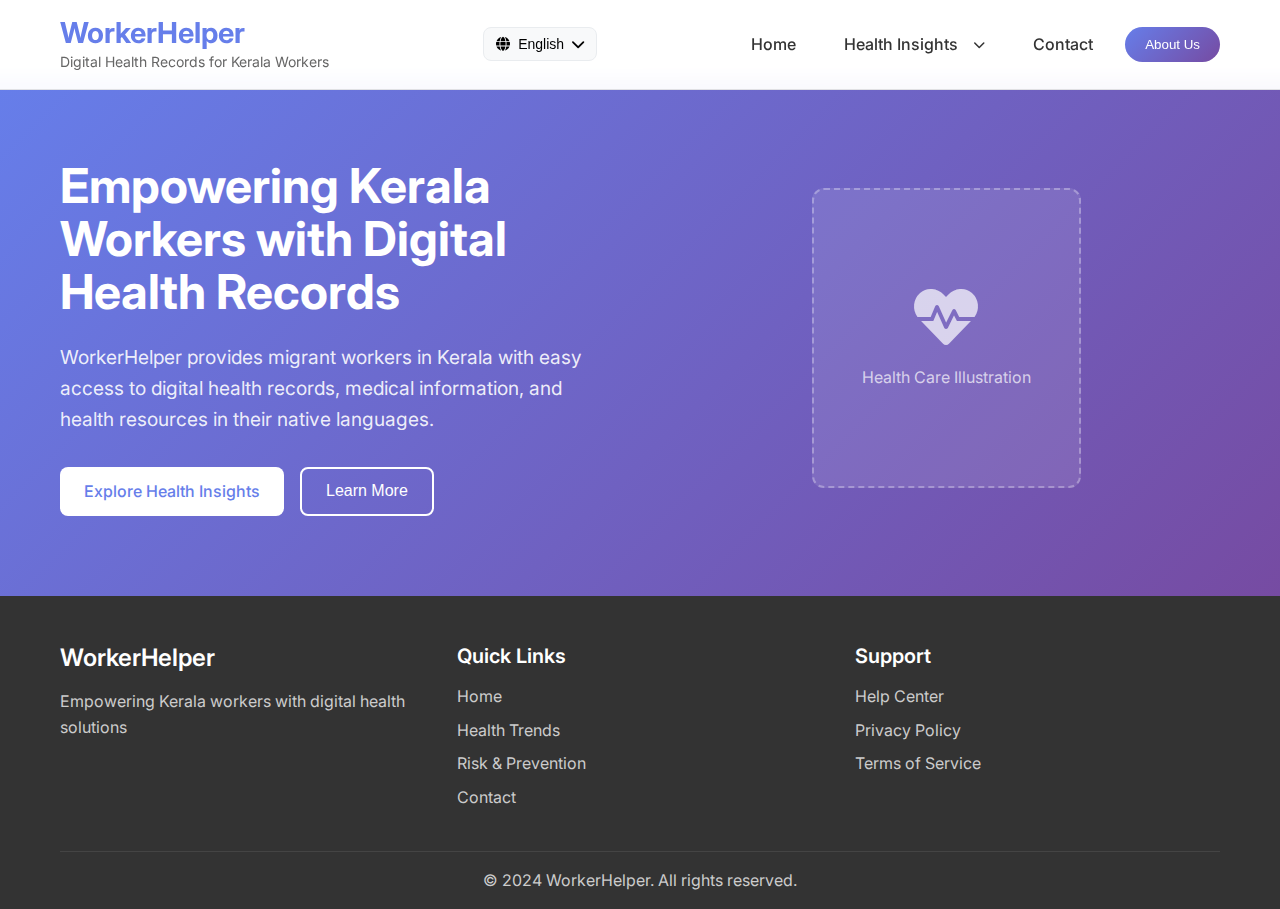
<file: index.html>
<!DOCTYPE html>
<html lang="en">
<head>
    <meta charset="UTF-8">
    <meta name="viewport" content="width=device-width, initial-scale=1.0">
    <title>WorkerHelper - Digital Health Record System for Kerala Workers</title>
    <meta name="description" content="WorkerHelper helps migrant workers in Kerala manage their digital health records and access health-related information.">
    <link rel="stylesheet" href="css/style.css">
    <link href="https://fonts.googleapis.com/css2?family=Inter:wght@300;400;500;600;700&display=swap" rel="stylesheet">
    <link rel="stylesheet" href="https://cdnjs.cloudflare.com/ajax/libs/font-awesome/6.0.0/css/all.min.css">
</head>
<body>
    <header class="header">
        <nav class="nav">
            <div class="container">
                <div class="nav-brand">
                    <h1 class="logo">WorkerHelper</h1>
                    <p class="tagline" data-translate="tagline">Digital Health Records for Kerala Workers</p>
                </div>
                
                <div class="nav-controls">
                    <div class="language-selector">
                        <button class="lang-btn" id="langBtn">
                            <i class="fas fa-globe"></i>
                            <span id="currentLang">English</span>
                            <i class="fas fa-chevron-down"></i>
                        </button>
                        <div class="lang-dropdown" id="langDropdown">
                            <button class="lang-option" data-lang="en">English</button>
                            <button class="lang-option" data-lang="hi">हिंदी</button>
                            <button class="lang-option" data-lang="bn">বাংলা</button>
                            <button class="lang-option" data-lang="pa">ਪੰਜਾਬੀ</button>
                        </div>
                    </div>
                    
                    <button class="menu-toggle" id="menuToggle">
                        <span></span>
                        <span></span>
                        <span></span>
                    </button>
                </div>

                <ul class="nav-menu" id="navMenu">
                    <li><a href="index.html" data-translate="nav.home">Home</a></li>
                    <li class="dropdown">
                        <a href="#" class="dropdown-toggle" data-translate="nav.healthInsights">Health Insights</a>
                        <ul class="dropdown-menu">
                            <li><a href="health-trends.html" data-translate="nav.healthTrends">Health Trends</a></li>
                            <li class="dropdown-sub">
                                <a href="#" data-translate="nav.riskPrevention">Risk & Prevention</a>
                                <ul class="dropdown-menu">
                                    <li><a href="jobs/construction.html">Construction</a></li>
                                    <li><a href="jobs/fishery.html">Fishery</a></li>
                                    <li><a href="jobs/factory.html">Factory</a></li>
                                    <li><a href="jobs/agriculture.html">Agriculture</a></li>
                                    <li><a href="jobs/domestic.html">Domestic Work</a></li>
                                    <li><a href="risk-prevention.html">All Jobs Overview</a></li>
                                </ul>
                            </li>
                        </ul>
                    </li>
                    <li><a href="contact.html" data-translate="nav.contact">Contact</a></li>
                    <li><button class="about-btn" id="aboutBtn" data-translate="nav.about">About Us</button></li>
                </ul>
            </div>
        </nav>
    </header>

    <main>
        <!-- Hero Section -->
        <section id="home" class="hero">
            <div class="container">
                <div class="hero-content">
                    <div class="hero-text">
                        <h2 class="hero-title" data-translate="hero.title">
                            Empowering Kerala Workers with Digital Health Records
                        </h2>
                        <p class="hero-description" data-translate="hero.description">
                            WorkerHelper provides migrant workers in Kerala with easy access to digital health records, 
                            medical information, and health resources in their native languages.
                        </p>
                        <div class="hero-buttons">
                            <a href="health-trends.html" class="btn btn-primary" data-translate="hero.exploreHealth">Explore Health Insights</a>
                            <button class="btn btn-secondary" id="learnMoreBtn" data-translate="hero.learnMore">Learn More</button>
                        </div>
                    </div>
                    <div class="hero-image">
                        <div class="placeholder-image">
                            <i class="fas fa-heartbeat"></i>
                            <p data-translate="hero.imageAlt">Health Care Illustration</p>
                        </div>
                    </div>
                </div>
            </div>
        </section>

    </main>

    <!-- About Us Modal/Section -->
    <div class="about-overlay" id="aboutOverlay">
        <div class="about-modal">
            <div class="about-header">
                <h2 data-translate="about.title">About WorkerHelper</h2>
                <button class="close-btn" id="closeAbout">
                    <i class="fas fa-times"></i>
                </button>
            </div>
            <div class="about-content">
                <div class="about-text">
                    <h3 data-translate="about.mission.title">Our Mission</h3>
                    <p data-translate="about.mission.description">
                        WorkerHelper was created to bridge the healthcare gap for migrant workers in Kerala. 
                        We understand the challenges faced by workers who move from different states to work in Kerala, 
                        often struggling with language barriers and limited access to healthcare information.
                    </p>
                    
                    <h3 data-translate="about.vision.title">Our Vision</h3>
                    <p data-translate="about.vision.description">
                        To create a comprehensive digital health ecosystem that empowers every migrant worker in Kerala 
                        with easy access to their health records, medical information, and healthcare services in their 
                        preferred language.
                    </p>
                    
                    <h3 data-translate="about.features.title">Key Features</h3>
                    <ul class="about-features">
                        <li data-translate="about.features.secure">Secure digital health record storage</li>
                        <li data-translate="about.features.multilingual">Multi-language support (English, Hindi, Bengali, Punjabi)</li>
                        <li data-translate="about.features.accessible">24/7 accessible health information</li>
                        <li data-translate="about.features.network">Connected healthcare provider network</li>
                        <li data-translate="about.features.emergency">Emergency contact and support</li>
                    </ul>
                    
                    <h3 data-translate="about.impact.title">Our Impact</h3>
                    <p data-translate="about.impact.description">
                        Since our launch, we have helped thousands of migrant workers access better healthcare, 
                        maintain their health records, and connect with medical professionals across Kerala. 
                        Our platform has reduced healthcare barriers and improved health outcomes for the 
                        hardworking individuals who contribute significantly to Kerala's economy.
                    </p>
                </div>
            </div>
        </div>
    </div>

    <footer class="footer">
        <div class="container">
            <div class="footer-content">
                <div class="footer-section">
                    <h3>WorkerHelper</h3>
                    <p data-translate="footer.description">
                        Empowering Kerala workers with digital health solutions
                    </p>
                </div>
                
                <div class="footer-section">
                    <h4 data-translate="footer.quickLinks">Quick Links</h4>
                    <ul>
                        <li><a href="index.html" data-translate="nav.home">Home</a></li>
                        <li><a href="health-trends.html" data-translate="nav.healthTrends">Health Trends</a></li>
                        <li><a href="risk-prevention.html" data-translate="nav.riskPrevention">Risk & Prevention</a></li>
                        <li><a href="contact.html" data-translate="nav.contact">Contact</a></li>
                    </ul>
                </div>
                
                <div class="footer-section">
                    <h4 data-translate="footer.support">Support</h4>
                    <ul>
                        <li><a href="#" data-translate="footer.help">Help Center</a></li>
                        <li><a href="#" data-translate="footer.privacy">Privacy Policy</a></li>
                        <li><a href="#" data-translate="footer.terms">Terms of Service</a></li>
                    </ul>
                </div>
            </div>
            
            <div class="footer-bottom">
                <p data-translate="footer.copyright">
                    &copy; 2024 WorkerHelper. All rights reserved.
                </p>
            </div>
        </div>
    </footer>

    <script src="js/translations.js"></script>
    <script src="js/script.js"></script>
</body>
</html>
</file>
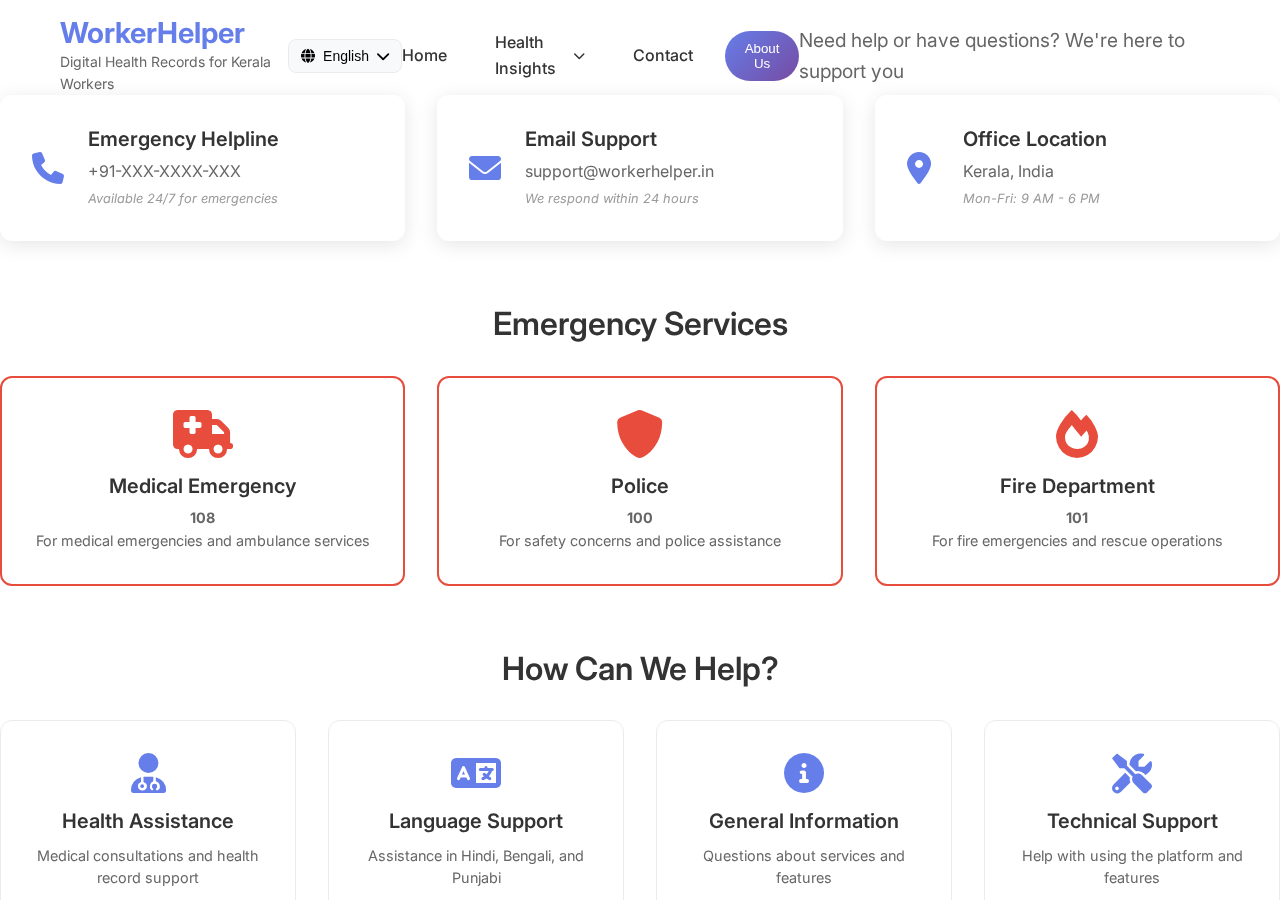
<file: contact.html>
<!DOCTYPE html>
<html lang="en">
<head>
    <meta charset="UTF-8">
    <meta name="viewport" content="width=device-width, initial-scale=1.0">
    <title>Contact Us - WorkerHelper</title>
    <meta name="description" content="Get in touch with WorkerHelper for support, questions, and assistance">
    <link rel="stylesheet" href="css/style.css">
    <link href="https://fonts.googleapis.com/css2?family=Inter:wght@300;400;500;600;700&display=swap" rel="stylesheet">
    <link rel="stylesheet" href="https://cdnjs.cloudflare.com/ajax/libs/font-awesome/6.0.0/css/all.min.css">
</head>
<body>
    <header class="header">
        <nav class="nav">
            <div class="container">
                <div class="nav-brand">
                    <h1 class="logo"><a href="index.html">WorkerHelper</a></h1>
                    <p class="tagline" data-translate="tagline">Digital Health Records for Kerala Workers</p>
                </div>
                
                <div class="nav-controls">
                    <div class="language-selector">
                        <button class="lang-btn" id="langBtn">
                            <i class="fas fa-globe"></i>
                            <span id="currentLang">English</span>
                            <i class="fas fa-chevron-down"></i>
                        </button>
                        <div class="lang-dropdown" id="langDropdown">
                            <button class="lang-option" data-lang="en">English</button>
                            <button class="lang-option" data-lang="hi">हिंदी</button>
                            <button class="lang-option" data-lang="bn">বাংলা</button>
                            <button class="lang-option" data-lang="pa">ਪੰਜਾਬੀ</button>
                        </div>
                    </div>
                    
                    <button class="menu-toggle" id="menuToggle">
                        <span></span>
                        <span></span>
                        <span></span>
                    </button>
                </div>

                <ul class="nav-menu" id="navMenu">
                    <li><a href="index.html" data-translate="nav.home">Home</a></li>
                    <li class="dropdown">
                        <a href="#" class="dropdown-toggle" data-translate="nav.healthInsights">Health Insights</a>
                        <ul class="dropdown-menu">
                            <li><a href="health-trends.html" data-translate="nav.healthTrends">Health Trends</a></li>
                            <li class="dropdown-sub">
                                <a href="#" data-translate="nav.riskPrevention">Risk & Prevention</a>
                                <ul class="dropdown-menu">
                                    <li><a href="jobs/construction.html">Construction</a></li>
                                    <li><a href="jobs/fishery.html">Fishery</a></li>
                                    <li><a href="jobs/factory.html">Factory</a></li>
                                    <li><a href="jobs/agriculture.html">Agriculture</a></li>
                                    <li><a href="jobs/domestic.html">Domestic Work</a></li>
                                    <li><a href="risk-prevention.html">All Jobs Overview</a></li>
                                </ul>
                            </li>
                        </ul>
                    </li>
                    <li><a href="contact.html" data-translate="nav.contact">Contact</a></li>
                    <li><button class="about-btn" id="aboutBtn" data-translate="nav.about">About Us</button></li>
                </ul>
                    <p class="page-subtitle" data-translate="contact.subtitle">
                        Need help or have questions? We're here to support you
                    </p>
                </div>
                
                <div class="contact-info">
                    <div class="contact-item">
                        <i class="fas fa-phone"></i>
                        <div>
                            <h4 data-translate="contact.phone.title">Emergency Helpline</h4>
                            <p>+91-XXX-XXXX-XXX</p>
                            <small data-translate="contact.phone.available">Available 24/7 for emergencies</small>
                        </div>
                    </div>
                    
                    <div class="contact-item">
                        <i class="fas fa-envelope"></i>
                        <div>
                            <h4 data-translate="contact.email.title">Email Support</h4>
                            <p>support@workerhelper.in</p>
                            <small data-translate="contact.email.response">We respond within 24 hours</small>
                        </div>
                    </div>
                    
                    <div class="contact-item">
                        <i class="fas fa-map-marker-alt"></i>
                        <div>
                            <h4 data-translate="contact.location.title">Office Location</h4>
                            <p data-translate="contact.location.address">Kerala, India</p>
                            <small data-translate="contact.location.hours">Mon-Fri: 9 AM - 6 PM</small>
                        </div>
                    </div>
                </div>

                <!-- Emergency Services Section -->
                <div class="emergency-services">
                    <h2 data-translate="contact.emergency.title">Emergency Services</h2>
                    <div class="emergency-grid">
                        <div class="emergency-card">
                            <i class="fas fa-ambulance"></i>
                            <h4 data-translate="contact.emergency.medical">Medical Emergency</h4>
                            <p class="emergency-number">108</p>
                            <p data-translate="contact.emergency.medicalDesc">For medical emergencies and ambulance services</p>
                        </div>
                        
                        <div class="emergency-card">
                            <i class="fas fa-shield-alt"></i>
                            <h4 data-translate="contact.emergency.police">Police</h4>
                            <p class="emergency-number">100</p>
                            <p data-translate="contact.emergency.policeDesc">For safety concerns and police assistance</p>
                        </div>
                        
                        <div class="emergency-card">
                            <i class="fas fa-fire"></i>
                            <h4 data-translate="contact.emergency.fire">Fire Department</h4>
                            <p class="emergency-number">101</p>
                            <p data-translate="contact.emergency.fireDesc">For fire emergencies and rescue operations</p>
                        </div>
                    </div>
                </div>

                <!-- Support Categories Section -->
                <div class="support-categories">
                    <h2 data-translate="contact.support.title">How Can We Help?</h2>
                    <div class="support-grid">
                        <div class="support-card">
                            <i class="fas fa-user-md"></i>
                            <h4 data-translate="contact.support.health">Health Assistance</h4>
                            <p data-translate="contact.support.healthDesc">Medical consultations and health record support</p>
                        </div>
                        
                        <div class="support-card">
                            <i class="fas fa-language"></i>
                            <h4 data-translate="contact.support.language">Language Support</h4>
                            <p data-translate="contact.support.languageDesc">Assistance in Hindi, Bengali, and Punjabi</p>
                        </div>
                        
                        <div class="support-card">
                            <i class="fas fa-info-circle"></i>
                            <h4 data-translate="contact.support.general">General Information</h4>
                            <p data-translate="contact.support.generalDesc">Questions about services and features</p>
                        </div>
                        
                        <div class="support-card">
                            <i class="fas fa-tools"></i>
                            <h4 data-translate="contact.support.technical">Technical Support</h4>
                            <p data-translate="contact.support.technicalDesc">Help with using the platform and features</p>
                        </div>
                    </div>
                </div>
            </div>
        </section>
    </main>

    <!-- About Us Modal -->
    <div class="about-overlay" id="aboutOverlay">
        <div class="about-modal">
            <div class="about-header">
                <h2 data-translate="about.title">About WorkerHelper</h2>
                <button class="close-btn" id="closeAbout">
                    <i class="fas fa-times"></i>
                </button>
            </div>
            <div class="about-content">
                <div class="about-text">
                    <h3 data-translate="about.mission.title">Our Mission</h3>
                    <p data-translate="about.mission.description">
                        WorkerHelper was created to bridge the healthcare gap for migrant workers in Kerala. 
                        We understand the challenges faced by workers who move from different states to work in Kerala, 
                        often struggling with language barriers and limited access to healthcare information.
                    </p>
                    
                    <h3 data-translate="about.vision.title">Our Vision</h3>
                    <p data-translate="about.vision.description">
                        To create a comprehensive digital health ecosystem that empowers every migrant worker in Kerala 
                        with easy access to their health records, medical information, and healthcare services in their 
                        preferred language.
                    </p>
                    
                    <h3 data-translate="about.features.title">Key Features</h3>
                    <ul class="about-features">
                        <li data-translate="about.features.secure">Secure digital health record storage</li>
                        <li data-translate="about.features.multilingual">Multi-language support (English, Hindi, Bengali, Punjabi)</li>
                        <li data-translate="about.features.accessible">24/7 accessible health information</li>
                        <li data-translate="about.features.network">Connected healthcare provider network</li>
                        <li data-translate="about.features.emergency">Emergency contact and support</li>
                    </ul>
                    
                    <h3 data-translate="about.impact.title">Our Impact</h3>
                    <p data-translate="about.impact.description">
                        Since our launch, we have helped thousands of migrant workers access better healthcare, 
                        maintain their health records, and connect with medical professionals across Kerala. 
                        Our platform has reduced healthcare barriers and improved health outcomes for the 
                        hardworking individuals who contribute significantly to Kerala's economy.
                    </p>
                </div>
            </div>
        </div>
    </div>

    <footer class="footer">
        <div class="container">
            <div class="footer-content">
                <div class="footer-section">
                    <h3>WorkerHelper</h3>
                    <p data-translate="footer.description">
                        Empowering Kerala workers with digital health solutions
                    </p>
                </div>
                
                <div class="footer-section">
                    <h4 data-translate="footer.quickLinks">Quick Links</h4>
                    <ul>
                        <li><a href="index.html" data-translate="nav.home">Home</a></li>
                        <li><a href="health-trends.html" data-translate="nav.healthTrends">Health Trends</a></li>
                        <li><a href="risk-prevention.html" data-translate="nav.riskPrevention">Risk & Prevention</a></li>
                        <li><a href="contact.html" data-translate="nav.contact">Contact</a></li>
                    </ul>
                </div>
                
                <div class="footer-section">
                    <h4 data-translate="footer.support">Support</h4>
                    <ul>
                        <li><a href="#" data-translate="footer.help">Help Center</a></li>
                        <li><a href="#" data-translate="footer.privacy">Privacy Policy</a></li>
                        <li><a href="#" data-translate="footer.terms">Terms of Service</a></li>
                    </ul>
                </div>
            </div>
            
            <div class="footer-bottom">
                <p data-translate="footer.copyright">
                    &copy; 2024 WorkerHelper. All rights reserved.
                </p>
            </div>
        </div>
    </footer>

    <script src="js/translations.js"></script>
    <script src="js/script.js"></script>
</body>
</html>
</file>
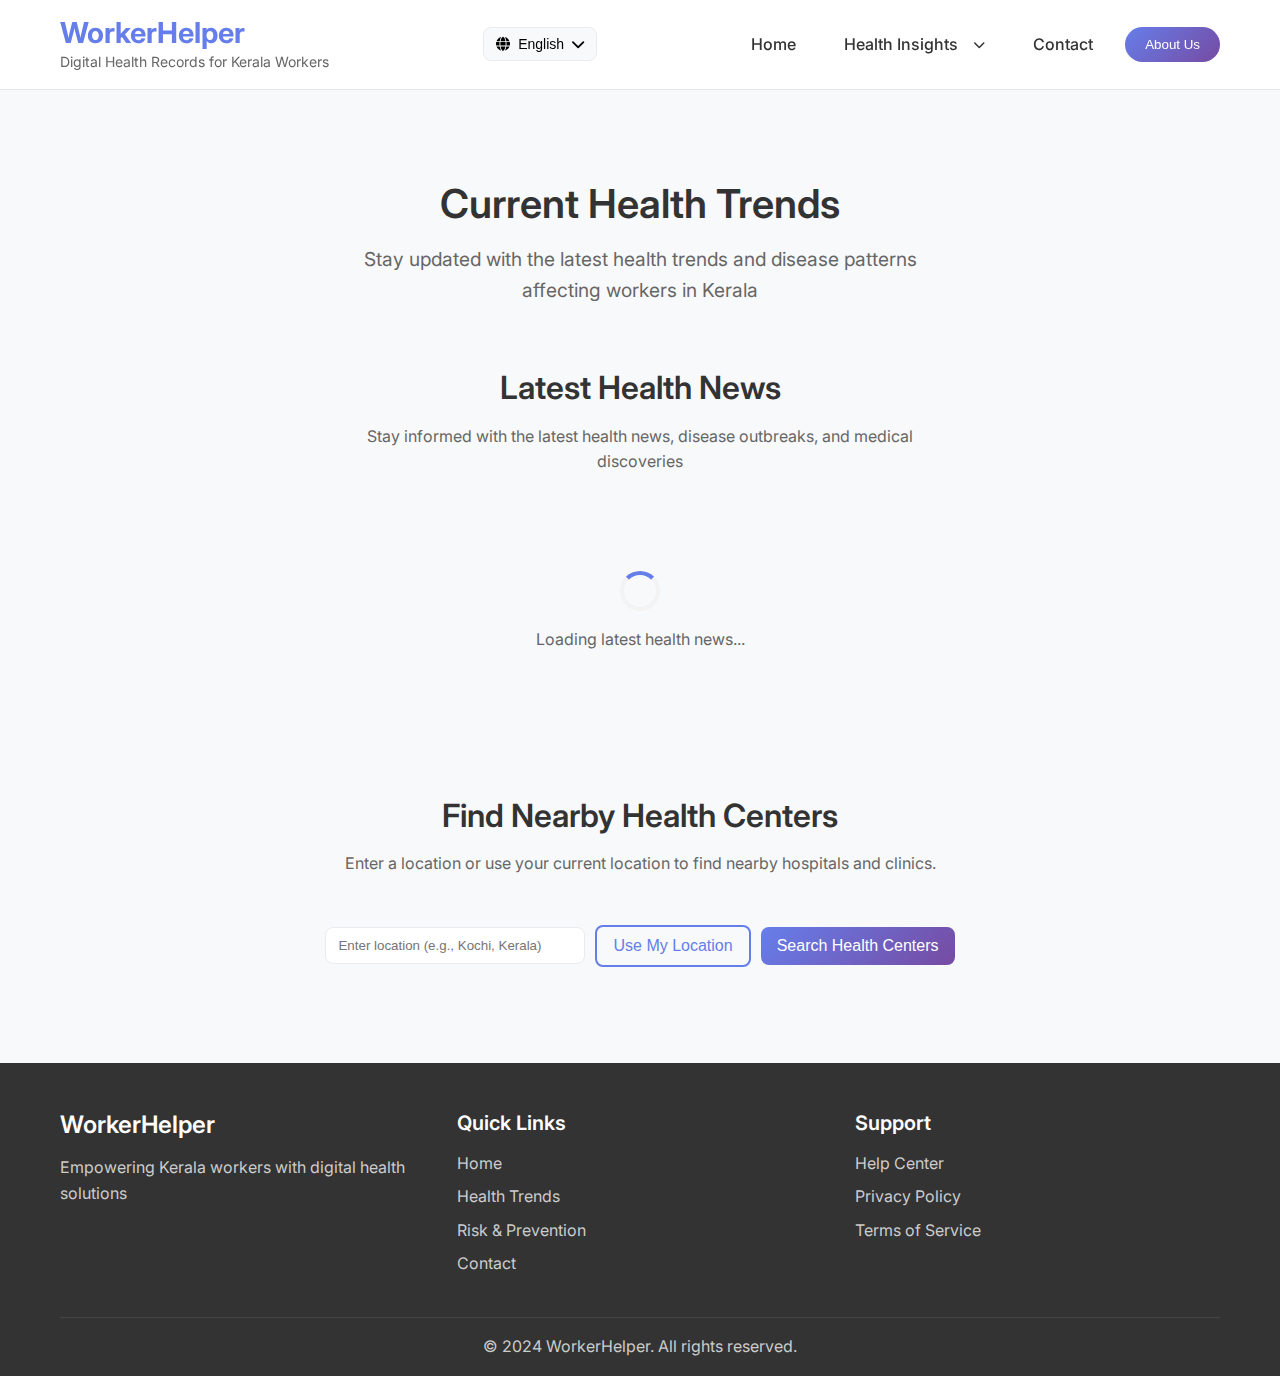
<file: health-trends.html>
<!DOCTYPE html>
<html lang="en">
<head>
    <meta charset="UTF-8">
    <meta name="viewport" content="width=device-width, initial-scale=1.0">
    <title>Health Trends - WorkerHelper</title>
    <meta name="description" content="Current health trends and disease patterns affecting workers in Kerala">
    <link rel="stylesheet" href="css/style.css">
    <link href="https://fonts.googleapis.com/css2?family=Inter:wght@300;400;500;600;700&display=swap" rel="stylesheet">
    <link rel="stylesheet" href="https://cdnjs.cloudflare.com/ajax/libs/font-awesome/6.0.0/css/all.min.css">
</head>
<body>
    <header class="header">
        <nav class="nav">
            <div class="container">
                <div class="nav-brand">
                    <h1 class="logo"><a href="index.html">WorkerHelper</a></h1>
                    <p class="tagline" data-translate="tagline">Digital Health Records for Kerala Workers</p>
                </div>
                
                <div class="nav-controls">
                    <div class="language-selector">
                        <button class="lang-btn" id="langBtn">
                            <i class="fas fa-globe"></i>
                            <span id="currentLang">English</span>
                            <i class="fas fa-chevron-down"></i>
                        </button>
                        <div class="lang-dropdown" id="langDropdown">
                            <button class="lang-option" data-lang="en">English</button>
                            <button class="lang-option" data-lang="hi">हिंदी</button>
                            <button class="lang-option" data-lang="bn">বাংলা</button>
                            <button class="lang-option" data-lang="pa">ਪੰਜਾਬੀ</button>
                        </div>
                    </div>
                    
                    <button class="menu-toggle" id="menuToggle">
                        <span></span>
                        <span></span>
                        <span></span>
                    </button>
                </div>

                <ul class="nav-menu" id="navMenu">
                    <li><a href="index.html" data-translate="nav.home">Home</a></li>
                    <li class="dropdown">
                        <a href="#" class="dropdown-toggle" data-translate="nav.healthInsights">Health Insights</a>
                        <ul class="dropdown-menu">
                            <li><a href="health-trends.html" data-translate="nav.healthTrends">Health Trends</a></li>
                            <li class="dropdown-sub">
                                <a href="#" data-translate="nav.riskPrevention">Risk & Prevention</a>
                                <ul class="dropdown-menu">
                                    <li><a href="jobs/construction.html">Construction</a></li>
                                    <li><a href="jobs/fishery.html">Fishery</a></li>
                                    <li><a href="jobs/factory.html">Factory</a></li>
                                    <li><a href="jobs/agriculture.html">Agriculture</a></li>
                                    <li><a href="jobs/domestic.html">Domestic Work</a></li>
                                    <li><a href="risk-prevention.html">All Jobs Overview</a></li>
                                </ul>
                            </li>
                        </ul>
                    </li>
                    <li><a href="contact.html" data-translate="nav.contact">Contact</a></li>
                    <li><button class="about-btn" id="aboutBtn" data-translate="nav.about">About Us</button></li>
                </ul>
            </div>
        </nav>
    </header>

    <main>
        <!-- Health Trends Section -->
        <section class="health-trends page-section">
            <div class="container">
                <div class="page-header">
                    <h1 class="page-title" data-translate="healthTrends.title">Current Health Trends</h1>
                    <p class="page-subtitle" data-translate="healthTrends.subtitle">
                        Stay updated with the latest health trends and disease patterns affecting workers in Kerala
                    </p>
                </div>
                <!-- Current Health News Section -->
                <div class="health-news-section">
                    <h2 data-translate="healthTrends.news.title">Latest Health News</h2>
                    <p class="section-description" data-translate="healthTrends.news.subtitle">
                        Stay informed with the latest health news, disease outbreaks, and medical discoveries
                    </p>
                    
                    <!-- Loading indicator -->
                    <div class="loading-indicator" id="newsLoading">
                        <div class="loading-spinner"></div>
                        <p data-translate="healthTrends.news.loading">Loading latest health news...</p>
                    </div>
                    
                    <!-- News grid -->
                    <div class="news-grid" id="newsGrid">
                        <!-- News cards will be populated by JavaScript -->
                    </div>
                    
                    <!-- Error message -->
                    <div class="error-message" id="newsError" style="display: none;">
                        <div class="error-icon">
                            <i class="fas fa-exclamation-triangle"></i>
                        </div>
                        <h3 data-translate="healthTrends.news.errorTitle">Unable to Load News</h3>
                        <p data-translate="healthTrends.news.errorMessage">
                            We're having trouble loading the latest news. Please check your internet connection and try again.
                        </p>
                        <button class="retry-btn" id="retryNewsBtn" data-translate="healthTrends.news.retry">Retry</button>
                    </div>
                </div>

                <!-- Health Centers Section -->
                <div class="health-news-section" style="margin-top:3rem;">
                    <h2>Find Nearby Health Centers</h2>
                    <p class="section-description">Enter a location or use your current location to find nearby hospitals and clinics.</p>
                    <div class="health-centers-actions">
                        <input class="location-input" type="text" id="healthLocationInput" placeholder="Enter location (e.g., Kochi, Kerala)" />
                        <button class="btn btn-secondary" id="useMyLocationBtn">Use My Location</button>
                        <button class="btn btn-primary" id="searchHealthCentersBtn">Search Health Centers</button>
                    </div>
                    <div class="centers-list" id="centersList"></div>
                </div>
            </div>
        </section>
    </main>

    <!-- About Us Modal -->
    <div class="about-overlay" id="aboutOverlay">
        <div class="about-modal">
            <div class="about-header">
                <h2 data-translate="about.title">About WorkerHelper</h2>
                <button class="close-btn" id="closeAbout">
                    <i class="fas fa-times"></i>
                </button>
            </div>
            <div class="about-content">
                <div class="about-text">
                    <h3 data-translate="about.mission.title">Our Mission</h3>
                    <p data-translate="about.mission.description">
                        WorkerHelper was created to bridge the healthcare gap for migrant workers in Kerala. 
                        We understand the challenges faced by workers who move from different states to work in Kerala, 
                        often struggling with language barriers and limited access to healthcare information.
                    </p>
                    
                    <h3 data-translate="about.vision.title">Our Vision</h3>
                    <p data-translate="about.vision.description">
                        To create a comprehensive digital health ecosystem that empowers every migrant worker in Kerala 
                        with easy access to their health records, medical information, and healthcare services in their 
                        preferred language.
                    </p>
                    
                    <h3 data-translate="about.features.title">Key Features</h3>
                    <ul class="about-features">
                        <li data-translate="about.features.secure">Secure digital health record storage</li>
                        <li data-translate="about.features.multilingual">Multi-language support (English, Hindi, Bengali, Punjabi)</li>
                        <li data-translate="about.features.accessible">24/7 accessible health information</li>
                        <li data-translate="about.features.network">Connected healthcare provider network</li>
                        <li data-translate="about.features.emergency">Emergency contact and support</li>
                    </ul>
                    
                    <h3 data-translate="about.impact.title">Our Impact</h3>
                    <p data-translate="about.impact.description">
                        Since our launch, we have helped thousands of migrant workers access better healthcare, 
                        maintain their health records, and connect with medical professionals across Kerala. 
                        Our platform has reduced healthcare barriers and improved health outcomes for the 
                        hardworking individuals who contribute significantly to Kerala's economy.
                    </p>
                </div>
            </div>
        </div>
    </div>

    <!-- News Prevention Modal -->
    <div class="news-modal-overlay" id="newsModalOverlay">
        <div class="news-modal">
            <div class="news-modal-header">
                <h2 id="newsModalTitle">Health Prevention Tips</h2>
                <button class="close-btn" id="closeNewsModal">
                    <i class="fas fa-times"></i>
                </button>
            </div>
            <div class="news-modal-content">
                <div class="news-summary" id="newsSummary">
                    <!-- News summary will be populated by JavaScript -->
                </div>
                
                <div class="prevention-tabs">
                    <button class="tab-btn active" data-tab="dos" data-translate="healthTrends.prevention.dos">Do's</button>
                    <button class="tab-btn" data-tab="donts" data-translate="healthTrends.prevention.donts">Don'ts</button>
                    <button class="tab-btn" data-tab="safety" data-translate="healthTrends.prevention.safety">Safety Measures</button>
                    <button class="tab-btn" data-tab="diet" data-translate="healthTrends.prevention.diet">Diet Tips</button>
                </div>
                
                <div class="tab-content" id="newsTabContent">
                    <!-- Content will be populated by JavaScript -->
                </div>
            </div>
        </div>
    </div>

    <footer class="footer">
        <div class="container">
            <div class="footer-content">
                <div class="footer-section">
                    <h3>WorkerHelper</h3>
                    <p data-translate="footer.description">
                        Empowering Kerala workers with digital health solutions
                    </p>
                </div>
                
                <div class="footer-section">
                    <h4 data-translate="footer.quickLinks">Quick Links</h4>
                    <ul>
                        <li><a href="index.html" data-translate="nav.home">Home</a></li>
                        <li><a href="health-trends.html" data-translate="nav.healthTrends">Health Trends</a></li>
                        <li><a href="risk-prevention.html" data-translate="nav.riskPrevention">Risk & Prevention</a></li>
                        <li><a href="contact.html" data-translate="nav.contact">Contact</a></li>
                    </ul>
                </div>
                
                <div class="footer-section">
                    <h4 data-translate="footer.support">Support</h4>
                    <ul>
                        <li><a href="#" data-translate="footer.help">Help Center</a></li>
                        <li><a href="#" data-translate="footer.privacy">Privacy Policy</a></li>
                        <li><a href="#" data-translate="footer.terms">Terms of Service</a></li>
                    </ul>
                </div>
            </div>
            
            <div class="footer-bottom">
                <p data-translate="footer.copyright">
                    &copy; 2024 WorkerHelper. All rights reserved.
                </p>
            </div>
        </div>
    </footer>

    <script src="js/translations.js"></script>
    <script src="js/script.js"></script>
</body>
</html>
</file>
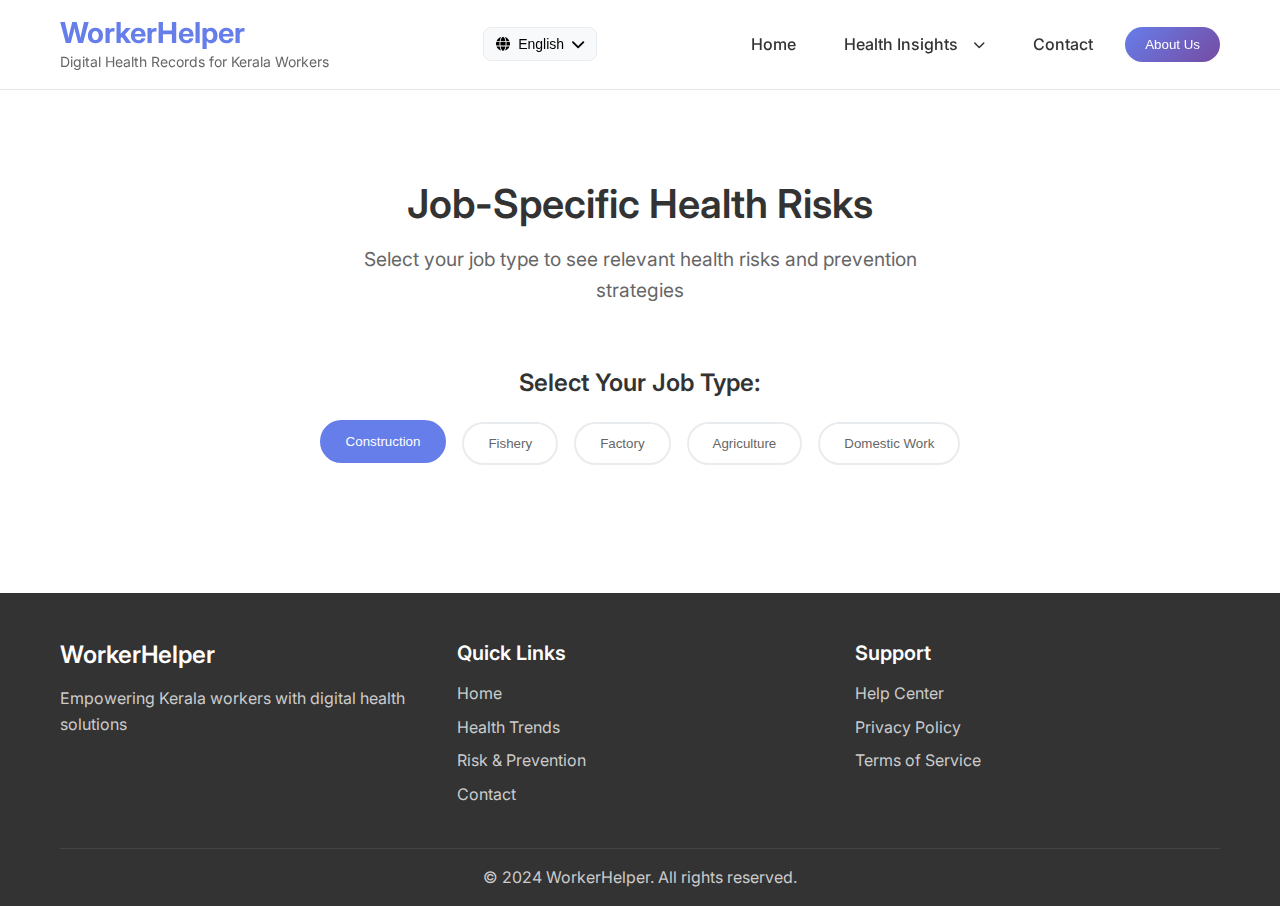
<file: risk-prevention.html>
<!DOCTYPE html>
<html lang="en">
<head>
    <meta charset="UTF-8">
    <meta name="viewport" content="width=device-width, initial-scale=1.0">
    <title>Risk & Prevention - WorkerHelper</title>
    <meta name="description" content="Job-specific health risks and prevention strategies for Kerala workers">
    <link rel="stylesheet" href="css/style.css">
    <link href="https://fonts.googleapis.com/css2?family=Inter:wght@300;400;500;600;700&display=swap" rel="stylesheet">
    <link rel="stylesheet" href="https://cdnjs.cloudflare.com/ajax/libs/font-awesome/6.0.0/css/all.min.css">
</head>
<body>
    <header class="header">
        <nav class="nav">
            <div class="container">
                <div class="nav-brand">
                    <h1 class="logo"><a href="index.html">WorkerHelper</a></h1>
                    <p class="tagline" data-translate="tagline">Digital Health Records for Kerala Workers</p>
                </div>
                
                <div class="nav-controls">
                    <div class="language-selector">
                        <button class="lang-btn" id="langBtn">
                            <i class="fas fa-globe"></i>
                            <span id="currentLang">English</span>
                            <i class="fas fa-chevron-down"></i>
                        </button>
                        <div class="lang-dropdown" id="langDropdown">
                            <button class="lang-option" data-lang="en">English</button>
                            <button class="lang-option" data-lang="hi">हिंदी</button>
                            <button class="lang-option" data-lang="bn">বাংলা</button>
                            <button class="lang-option" data-lang="pa">ਪੰਜਾਬੀ</button>
                        </div>
                    </div>
                    
                    <button class="menu-toggle" id="menuToggle">
                        <span></span>
                        <span></span>
                        <span></span>
                    </button>
                </div>

                <ul class="nav-menu" id="navMenu">
                    <li><a href="index.html" data-translate="nav.home">Home</a></li>
                    <li class="dropdown">
                        <a href="#" class="dropdown-toggle" data-translate="nav.healthInsights">Health Insights</a>
                        <ul class="dropdown-menu">
                            <li><a href="health-trends.html" data-translate="nav.healthTrends">Health Trends</a></li>
                            <li class="dropdown-sub">
                                <a href="#" data-translate="nav.riskPrevention">Risk & Prevention</a>
                                <ul class="dropdown-menu">
                                    <li><a href="jobs/construction.html">Construction</a></li>
                                    <li><a href="jobs/fishery.html">Fishery</a></li>
                                    <li><a href="jobs/factory.html">Factory</a></li>
                                    <li><a href="jobs/agriculture.html">Agriculture</a></li>
                                    <li><a href="jobs/domestic.html">Domestic Work</a></li>
                                    <li><a href="risk-prevention.html">All Jobs Overview</a></li>
                                </ul>
                            </li>
                        </ul>
                    </li>
                    <li><a href="contact.html" data-translate="nav.contact">Contact</a></li>
                    <li><button class="about-btn" id="aboutBtn" data-translate="nav.about">About Us</button></li>
                </ul>
            </div>
        </nav>
    </header>

    <main>
        <!-- Risk & Prevention Section -->
        <section class="risk-prevention page-section">
            <div class="container">
                <div class="page-header">
                    <h1 class="page-title" data-translate="riskPrevention.title">Job-Specific Health Risks</h1>
                    <p class="page-subtitle" data-translate="riskPrevention.subtitle">
                        Select your job type to see relevant health risks and prevention strategies
                    </p>
                </div>
                
                <div class="job-selector">
                    <h3 data-translate="riskPrevention.selectJob">Select Your Job Type:</h3>
                    <div class="job-buttons">
                        <button class="job-btn active" data-job="construction" data-translate="riskPrevention.jobs.construction">Construction</button>
                        <button class="job-btn" data-job="fishery" data-translate="riskPrevention.jobs.fishery">Fishery</button>
                        <button class="job-btn" data-job="factory" data-translate="riskPrevention.jobs.factory">Factory</button>
                        <button class="job-btn" data-job="agriculture" data-translate="riskPrevention.jobs.agriculture">Agriculture</button>
                        <button class="job-btn" data-job="domestic" data-translate="riskPrevention.jobs.domestic">Domestic Work</button>
                    </div>
                </div>
                
                <div class="risks-container" id="risksContainer">
                    <!-- Risk cards will be populated by JavaScript -->
                </div>
            </div>
        </section>
    </main>

    <!-- About Us Modal -->
    <div class="about-overlay" id="aboutOverlay">
        <div class="about-modal">
            <div class="about-header">
                <h2 data-translate="about.title">About WorkerHelper</h2>
                <button class="close-btn" id="closeAbout">
                    <i class="fas fa-times"></i>
                </button>
            </div>
            <div class="about-content">
                <div class="about-text">
                    <h3 data-translate="about.mission.title">Our Mission</h3>
                    <p data-translate="about.mission.description">
                        WorkerHelper was created to bridge the healthcare gap for migrant workers in Kerala. 
                        We understand the challenges faced by workers who move from different states to work in Kerala, 
                        often struggling with language barriers and limited access to healthcare information.
                    </p>
                    
                    <h3 data-translate="about.vision.title">Our Vision</h3>
                    <p data-translate="about.vision.description">
                        To create a comprehensive digital health ecosystem that empowers every migrant worker in Kerala 
                        with easy access to their health records, medical information, and healthcare services in their 
                        preferred language.
                    </p>
                    
                    <h3 data-translate="about.features.title">Key Features</h3>
                    <ul class="about-features">
                        <li data-translate="about.features.secure">Secure digital health record storage</li>
                        <li data-translate="about.features.multilingual">Multi-language support (English, Hindi, Bengali, Punjabi)</li>
                        <li data-translate="about.features.accessible">24/7 accessible health information</li>
                        <li data-translate="about.features.network">Connected healthcare provider network</li>
                        <li data-translate="about.features.emergency">Emergency contact and support</li>
                    </ul>
                    
                    <h3 data-translate="about.impact.title">Our Impact</h3>
                    <p data-translate="about.impact.description">
                        Since our launch, we have helped thousands of migrant workers access better healthcare, 
                        maintain their health records, and connect with medical professionals across Kerala. 
                        Our platform has reduced healthcare barriers and improved health outcomes for the 
                        hardworking individuals who contribute significantly to Kerala's economy.
                    </p>
                </div>
            </div>
        </div>
    </div>

    <!-- Risk Prevention Modal -->
    <div class="risk-modal-overlay" id="riskModalOverlay">
        <div class="risk-modal">
            <div class="risk-modal-header">
                <h2 id="riskModalTitle">Risk Prevention Details</h2>
                <button class="close-btn" id="closeRiskModal">
                    <i class="fas fa-times"></i>
                </button>
            </div>
            <div class="risk-modal-content">
                <div class="risk-severity" id="riskSeverity">High Risk</div>
                
                <div class="prevention-tabs">
                    <button class="tab-btn active" data-tab="dos" data-translate="riskPrevention.tabs.dos">Do's</button>
                    <button class="tab-btn" data-tab="donts" data-translate="riskPrevention.tabs.donts">Don'ts</button>
                    <button class="tab-btn" data-tab="safety" data-translate="riskPrevention.tabs.safety">Safety Measures</button>
                    <button class="tab-btn" data-tab="diet" data-translate="riskPrevention.tabs.diet">Diet Suggestions</button>
                    <button class="tab-btn" data-tab="videos" data-translate="riskPrevention.tabs.videos">Videos</button>
                </div>
                
                <div class="tab-content" id="tabContent">
                    <!-- Content will be populated by JavaScript -->
                </div>
            </div>
        </div>
    </div>

    <footer class="footer">
        <div class="container">
            <div class="footer-content">
                <div class="footer-section">
                    <h3>WorkerHelper</h3>
                    <p data-translate="footer.description">
                        Empowering Kerala workers with digital health solutions
                    </p>
                </div>
                
                <div class="footer-section">
                    <h4 data-translate="footer.quickLinks">Quick Links</h4>
                    <ul>
                        <li><a href="index.html" data-translate="nav.home">Home</a></li>
                        <li><a href="health-trends.html" data-translate="nav.healthTrends">Health Trends</a></li>
                        <li><a href="risk-prevention.html" data-translate="nav.riskPrevention">Risk & Prevention</a></li>
                        <li><a href="contact.html" data-translate="nav.contact">Contact</a></li>
                    </ul>
                </div>
                
                <div class="footer-section">
                    <h4 data-translate="footer.support">Support</h4>
                    <ul>
                        <li><a href="#" data-translate="footer.help">Help Center</a></li>
                        <li><a href="#" data-translate="footer.privacy">Privacy Policy</a></li>
                        <li><a href="#" data-translate="footer.terms">Terms of Service</a></li>
                    </ul>
                </div>
            </div>
            
            <div class="footer-bottom">
                <p data-translate="footer.copyright">
                    &copy; 2024 WorkerHelper. All rights reserved.
                </p>
            </div>
        </div>
    </footer>

    <script src="js/translations.js"></script>
    <script src="js/script.js"></script>
</body>
</html>
</file>
<file: css/style.css>
/* WorkerHelper - Modern Responsive CSS */

/* CSS Reset and Base Styles */
* {
    margin: 0;
    padding: 0;
    box-sizing: border-box;
}

html {
    scroll-behavior: smooth;
}

body {
    font-family: 'Inter', -apple-system, BlinkMacSystemFont, 'Segoe UI', Roboto, sans-serif;
    line-height: 1.6;
    color: #333;
    background-color: #fff;
}

.container {
    max-width: 1200px;
    margin: 0 auto;
    padding: 0 20px;
}

/* Typography */
h1, h2, h3, h4, h5, h6 {
    font-weight: 600;
    line-height: 1.2;
    margin-bottom: 1rem;
}

h1 { font-size: 2.5rem; }
h2 { font-size: 2rem; }
h3 { font-size: 1.5rem; }
h4 { font-size: 1.25rem; }

p {
    margin-bottom: 1rem;
    color: #666;
}

a {
    text-decoration: none;
    color: inherit;
    transition: color 0.3s ease;
}

/* Buttons */
.btn {
    display: inline-block;
    padding: 12px 24px;
    border: none;
    border-radius: 8px;
    font-size: 1rem;
    font-weight: 500;
    cursor: pointer;
    transition: all 0.3s ease;
    text-decoration: none;
    text-align: center;
}

.btn-primary {
    background: linear-gradient(135deg, #667eea 0%, #764ba2 100%);
    color: white;
}

.btn-primary:hover {
    transform: translateY(-2px);
    box-shadow: 0 10px 25px rgba(102, 126, 234, 0.3);
}

.btn-secondary {
    background: transparent;
    color: #667eea;
    border: 2px solid #667eea;
}

.btn-secondary:hover {
    background: #667eea;
    color: white;
    transform: translateY(-2px);
}

/* Header and Navigation */
.header {
    background: rgba(255, 255, 255, 0.95);
    backdrop-filter: blur(10px);
    border-bottom: 1px solid rgba(0, 0, 0, 0.1);
    position: fixed;
    top: 0;
    left: 0;
    right: 0;
    z-index: 1000;
    padding: 1rem 0;
}

.nav .container {
    display: flex;
    justify-content: space-between;
    align-items: center;
}

.nav-brand {
    display: flex;
    flex-direction: column;
}

.logo {
    font-size: 1.8rem;
    font-weight: 700;
    color: #667eea;
    margin-bottom: 0;
}

.tagline {
    font-size: 0.875rem;
    color: #666;
    margin-bottom: 0;
}

.nav-controls {
    display: flex;
    align-items: center;
    gap: 1rem;
}

/* Language Selector */
.language-selector {
    position: relative;
}

.lang-btn {
    display: flex;
    align-items: center;
    gap: 0.5rem;
    background: #f8f9fa;
    border: 1px solid #e9ecef;
    border-radius: 8px;
    padding: 8px 12px;
    cursor: pointer;
    transition: all 0.3s ease;
    font-size: 0.875rem;
}

.lang-btn:hover {
    background: #e9ecef;
    border-color: #667eea;
}

.lang-dropdown {
    position: absolute;
    top: 100%;
    right: 0;
    background: white;
    border: 1px solid #e9ecef;
    border-radius: 8px;
    box-shadow: 0 10px 25px rgba(0, 0, 0, 0.15);
    min-width: 150px;
    z-index: 1001;
    opacity: 0;
    visibility: hidden;
    transform: translateY(-10px);
    transition: all 0.3s ease;
}

.lang-dropdown.active {
    opacity: 1;
    visibility: visible;
    transform: translateY(0);
}

.lang-option {
    display: block;
    width: 100%;
    padding: 12px 16px;
    border: none;
    background: none;
    text-align: left;
    cursor: pointer;
    transition: background 0.3s ease;
    font-size: 0.875rem;
}

.lang-option:hover {
    background: #f8f9fa;
}

.lang-option:first-child {
    border-radius: 8px 8px 0 0;
}

.lang-option:last-child {
    border-radius: 0 0 8px 8px;
}

/* Navigation Dropdown */
.nav-menu .dropdown {
    position: relative;
}

.dropdown-toggle {
    display: flex;
    align-items: center;
    gap: 0.5rem;
    color: #333;
    font-weight: 500;
    padding: 8px 16px;
    border-radius: 6px;
    transition: all 0.3s ease;
}

/* Nested dropdown (submenu) */
.nav-menu .dropdown-sub {
    position: relative;
}
.nav-menu .dropdown-sub > .dropdown-menu {
    top: 0;
    left: 100%;
    min-width: 220px;
}
.nav-menu .dropdown-sub:hover > .dropdown-menu {
    opacity: 1;
    visibility: visible;
    transform: translateY(0);
}

.dropdown-toggle:hover {
    background: #f8f9fa;
    color: #667eea;
}

.dropdown-toggle::after {
    content: '\f078';
    font-family: 'Font Awesome 6 Free';
    font-weight: 900;
    font-size: 0.75rem;
    margin-left: 0.5rem;
    transition: transform 0.3s ease;
}

.dropdown:hover .dropdown-toggle::after {
    transform: rotate(180deg);
}

.dropdown-menu {
    position: absolute;
    top: 100%;
    left: 0;
    background: white;
    border: 1px solid #e9ecef;
    border-radius: 8px;
    box-shadow: 0 10px 25px rgba(0, 0, 0, 0.15);
    min-width: 200px;
    z-index: 1001;
    opacity: 0;
    visibility: hidden;
    transform: translateY(-10px);
    transition: all 0.3s ease;
    list-style: none;
    padding: 8px 0;
    margin: 0;
}

.dropdown:hover .dropdown-menu {
    opacity: 1;
    visibility: visible;
    transform: translateY(0);
}

.dropdown-menu li {
    margin: 0;
}

.dropdown-menu a {
    display: block;
    padding: 12px 16px;
    color: #333;
    text-decoration: none;
    transition: all 0.3s ease;
    font-size: 0.875rem;
}

.dropdown-menu a:hover {
    background: #f8f9fa;
    color: #667eea;
}

/* Mobile Menu Toggle */
.menu-toggle {
    display: none;
    flex-direction: column;
    background: none;
    border: none;
    cursor: pointer;
    padding: 4px;
}

.menu-toggle span {
    width: 25px;
    height: 3px;
    background: #333;
    margin: 3px 0;
    transition: 0.3s;
    border-radius: 2px;
}

.nav-menu {
    display: flex;
    list-style: none;
    align-items: center;
    gap: 2rem;
    margin: 0;
}

.nav-menu a {
    color: #333;
    font-weight: 500;
    transition: color 0.3s ease;
}

.nav-menu a:hover {
    color: #667eea;
}

.about-btn {
    background: linear-gradient(135deg, #667eea 0%, #764ba2 100%);
    color: white;
    border: none;
    padding: 10px 20px;
    border-radius: 25px;
    font-weight: 500;
    cursor: pointer;
    transition: transform 0.3s ease, box-shadow 0.3s ease;
}

.about-btn:hover {
    transform: translateY(-2px);
    box-shadow: 0 8px 20px rgba(102, 126, 234, 0.3);
}

/* Main Content */
main {
    margin-top: 80px; /* Account for fixed header */
}

/* Hero Section */
.hero {
    padding: 80px 0;
    background: linear-gradient(135deg, #667eea 0%, #764ba2 100%);
    color: white;
    overflow: hidden;
}

.hero-content {
    display: grid;
    grid-template-columns: 1fr 1fr;
    gap: 4rem;
    align-items: center;
}

.hero-title {
    font-size: 3rem;
    font-weight: 700;
    margin-bottom: 1.5rem;
    line-height: 1.1;
}

.hero-description {
    font-size: 1.2rem;
    margin-bottom: 2rem;
    color: rgba(255, 255, 255, 0.9);
    line-height: 1.6;
}

.hero-buttons {
    display: flex;
    gap: 1rem;
}

.hero .btn-primary {
    background: white;
    color: #667eea;
}

.hero .btn-primary:hover {
    background: #f8f9fa;
}

.hero .btn-secondary {
    background: transparent;
    color: white;
    border-color: white;
}

.hero .btn-secondary:hover {
    background: white;
    color: #667eea;
}

.hero-image {
    display: flex;
    justify-content: center;
    align-items: center;
}

.placeholder-image {
    background: rgba(255, 255, 255, 0.1);
    border: 2px dashed rgba(255, 255, 255, 0.3);
    border-radius: 12px;
    padding: 3rem;
    text-align: center;
    min-height: 300px;
    display: flex;
    flex-direction: column;
    justify-content: center;
    align-items: center;
}

.placeholder-image i {
    font-size: 4rem;
    margin-bottom: 1rem;
    color: rgba(255, 255, 255, 0.7);
}

.placeholder-image p {
    color: rgba(255, 255, 255, 0.7);
    margin: 0;
}

/* Sections */
section {
    padding: 80px 0;
}

.section-title {
    text-align: center;
    font-size: 2.5rem;
    margin-bottom: 1rem;
    color: #333;
}

.section-subtitle {
    text-align: center;
    font-size: 1.2rem;
    color: #666;
    margin-bottom: 4rem;
    max-width: 600px;
    margin-left: auto;
    margin-right: auto;
}

/* Services Section */
.services {
    background: #f8f9fa;
}

.services-grid {
    display: grid;
    grid-template-columns: repeat(auto-fit, minmax(280px, 1fr));
    gap: 2rem;
}

.service-card {
    background: white;
    padding: 2rem;
    border-radius: 16px;
    text-align: center;
    box-shadow: 0 4px 20px rgba(0, 0, 0, 0.1);
    transition: transform 0.3s ease, box-shadow 0.3s ease;
}

.service-card:hover {
    transform: translateY(-8px);
    box-shadow: 0 12px 40px rgba(0, 0, 0, 0.15);
}

.service-icon {
    width: 80px;
    height: 80px;
    margin: 0 auto 1.5rem;
    background: linear-gradient(135deg, #667eea 0%, #764ba2 100%);
    border-radius: 50%;
    display: flex;
    align-items: center;
    justify-content: center;
}

.service-icon i {
    font-size: 2rem;
    color: white;
}

.service-card h3 {
    margin-bottom: 1rem;
    color: #333;
}

.service-card p {
    color: #666;
    line-height: 1.6;
}

/* Health Articles Section */
.health-articles {
    background: white;
}

.articles-grid {
    display: grid;
    grid-template-columns: repeat(auto-fit, minmax(350px, 1fr));
    gap: 2rem;
}

.article-card {
    background: white;
    border-radius: 16px;
    overflow: hidden;
    box-shadow: 0 4px 20px rgba(0, 0, 0, 0.1);
    transition: transform 0.3s ease, box-shadow 0.3s ease;
}

.article-card:hover {
    transform: translateY(-5px);
    box-shadow: 0 8px 30px rgba(0, 0, 0, 0.15);
}

.article-image {
    height: 200px;
    background: #f8f9fa;
}

.article-image .placeholder-image {
    background: linear-gradient(135deg, #667eea 0%, #764ba2 100%);
    border: none;
    height: 100%;
    border-radius: 0;
    color: white;
}

.article-image .placeholder-image i {
    color: white;
}

.article-content {
    padding: 1.5rem;
}

.article-content h3 {
    margin-bottom: 0.75rem;
    color: #333;
}

.article-content p {
    color: #666;
    margin-bottom: 1rem;
    line-height: 1.6;
}

.article-link {
    color: #667eea;
    font-weight: 500;
    text-decoration: none;
    transition: color 0.3s ease;
}

.article-link:hover {
    color: #764ba2;
}

/* Contact Section */
.contact {
    background: #f8f9fa;
}

.contact-info {
    display: grid;
    grid-template-columns: repeat(auto-fit, minmax(300px, 1fr));
    gap: 2rem;
}

.contact-item {
    display: flex;
    align-items: center;
    gap: 1rem;
    background: white;
    padding: 2rem;
    border-radius: 12px;
    box-shadow: 0 4px 20px rgba(0, 0, 0, 0.1);
}

.contact-item i {
    font-size: 2rem;
    color: #667eea;
    min-width: 40px;
}

.contact-item h4 {
    margin-bottom: 0.5rem;
    color: #333;
}

.contact-item p {
    margin: 0;
    color: #666;
}

/* About Modal */
.about-overlay {
    position: fixed;
    top: 0;
    left: 0;
    right: 0;
    bottom: 0;
    background: rgba(0, 0, 0, 0.8);
    z-index: 2000;
    opacity: 0;
    visibility: hidden;
    transition: all 0.3s ease;
}

.about-overlay.active {
    opacity: 1;
    visibility: visible;
}

.about-modal {
    position: absolute;
    top: 50%;
    left: 50%;
    transform: translate(-50%, -50%) scale(0.9);
    background: white;
    border-radius: 16px;
    max-width: 800px;
    width: 90%;
    max-height: 90vh;
    overflow-y: auto;
    transition: transform 0.3s ease;
}

.about-overlay.active .about-modal {
    transform: translate(-50%, -50%) scale(1);
}

.about-header {
    display: flex;
    justify-content: space-between;
    align-items: center;
    padding: 2rem;
    border-bottom: 1px solid #e9ecef;
}

.about-header h2 {
    margin: 0;
    color: #333;
}

.close-btn {
    background: none;
    border: none;
    font-size: 1.5rem;
    cursor: pointer;
    color: #666;
    width: 40px;
    height: 40px;
    border-radius: 50%;
    display: flex;
    align-items: center;
    justify-content: center;
    transition: all 0.3s ease;
}

.close-btn:hover {
    background: #f8f9fa;
    color: #333;
}

.about-content {
    padding: 2rem;
}

.about-text h3 {
    color: #333;
    margin: 2rem 0 1rem 0;
}

.about-text h3:first-child {
    margin-top: 0;
}

.about-text p {
    color: #666;
    line-height: 1.7;
    margin-bottom: 1.5rem;
}

.about-features {
    list-style: none;
    padding: 0;
}

.about-features li {
    position: relative;
    padding-left: 2rem;
    margin-bottom: 0.75rem;
    color: #666;
}

.about-features li:before {
    content: "✓";
    position: absolute;
    left: 0;
    color: #667eea;
    font-weight: bold;
    font-size: 1.2rem;
}

/* Footer */
.footer {
    background: #333;
    color: white;
    padding: 3rem 0 1rem;
}

.footer-content {
    display: grid;
    grid-template-columns: repeat(auto-fit, minmax(250px, 1fr));
    gap: 2rem;
    margin-bottom: 2rem;
}

.footer-section h3,
.footer-section h4 {
    margin-bottom: 1rem;
    color: white;
}

.footer-section p {
    color: #ccc;
    line-height: 1.6;
}

.footer-section ul {
    list-style: none;
}

.footer-section ul li {
    margin-bottom: 0.5rem;
}

.footer-section ul li a {
    color: #ccc;
    transition: color 0.3s ease;
}

.footer-section ul li a:hover {
    color: #667eea;
}

.footer-bottom {
    border-top: 1px solid #444;
    padding-top: 1rem;
    text-align: center;
}

.footer-bottom p {
    margin: 0;
    color: #ccc;
}

/* Responsive Design */
@media (max-width: 768px) {
    .menu-toggle {
        display: flex;
    }

    .nav-menu {
        position: fixed;
        top: 100%;
        left: 0;
        right: 0;
        background: white;
        flex-direction: column;
        padding: 2rem;
        box-shadow: 0 4px 20px rgba(0, 0, 0, 0.1);
        transform: translateY(-10px);
        opacity: 0;
        visibility: hidden;
        transition: all 0.3s ease;
        gap: 1rem;
    }

    .nav-menu.active {
        transform: translateY(0);
        opacity: 1;
        visibility: visible;
    }

    .nav-menu li {
        width: 100%;
        text-align: center;
    }

    .about-btn {
        width: 100%;
        margin-top: 1rem;
    }

    .hero-content {
        grid-template-columns: 1fr;
        gap: 2rem;
        text-align: center;
    }

    .hero-title {
        font-size: 2.5rem;
    }

    .hero-buttons {
        justify-content: center;
        flex-wrap: wrap;
    }

    .section-title {
        font-size: 2rem;
    }

    .services-grid,
    .articles-grid {
        grid-template-columns: 1fr;
    }

    .contact-info {
        grid-template-columns: 1fr;
    }

    .about-modal {
        width: 95%;
        margin: 1rem;
    }

    .about-header,
    .about-content {
        padding: 1.5rem;
    }

    .footer-content {
        grid-template-columns: 1fr;
        text-align: center;
    }
}

@media (max-width: 480px) {
    .container {
        padding: 0 15px;
    }

    .hero {
        padding: 60px 0;
    }

    .hero-title {
        font-size: 2rem;
    }

    .hero-description {
        font-size: 1.1rem;
    }

    section {
        padding: 60px 0;
    }

    .service-card,
    .contact-item {
        padding: 1.5rem;
    }

    .btn {
        width: 100%;
        margin-bottom: 0.5rem;
    }

    .hero-buttons .btn {
        width: auto;
        flex: 1;
        min-width: 140px;
    }
}

/* Health Trends Section */
.health-trends {
    background: #f8f9fa;
}

.trends-grid {
    display: grid;
    grid-template-columns: repeat(auto-fit, minmax(280px, 1fr));
    gap: 2rem;
}

.trend-card {
    background: white;
    padding: 2rem;
    border-radius: 16px;
    text-align: center;
    box-shadow: 0 4px 20px rgba(0, 0, 0, 0.1);
    transition: transform 0.3s ease, box-shadow 0.3s ease;
}

.trend-card:hover {
    transform: translateY(-8px);
    box-shadow: 0 12px 40px rgba(0, 0, 0, 0.15);
}

.trend-icon {
    width: 80px;
    height: 80px;
    margin: 0 auto 1.5rem;
    background: linear-gradient(135deg, #667eea 0%, #764ba2 100%);
    border-radius: 50%;
    display: flex;
    align-items: center;
    justify-content: center;
}

.trend-icon i {
    font-size: 2rem;
    color: white;
}

.trend-card h3 {
    margin-bottom: 1rem;
    color: #333;
}

.trend-card p {
    color: #666;
    line-height: 1.6;
    margin-bottom: 1.5rem;
}

.trend-btn {
    background: linear-gradient(135deg, #667eea 0%, #764ba2 100%);
    color: white;
    border: none;
    padding: 10px 20px;
    border-radius: 8px;
    font-weight: 500;
    cursor: pointer;
    transition: all 0.3s ease;
}

.trend-btn:hover {
    transform: translateY(-2px);
    box-shadow: 0 8px 20px rgba(102, 126, 234, 0.3);
}

/* Risk Prevention Section */
.risk-prevention {
    background: white;
}

.job-selector {
    text-align: center;
    margin-bottom: 3rem;
}

.job-selector h3 {
    margin-bottom: 1.5rem;
    color: #333;
}

.job-buttons {
    display: flex;
    flex-wrap: wrap;
    justify-content: center;
    gap: 1rem;
}

.job-btn {
    padding: 12px 24px;
    border: 2px solid #e9ecef;
    background: white;
    border-radius: 25px;
    font-weight: 500;
    cursor: pointer;
    transition: all 0.3s ease;
    color: #666;
}

.job-btn:hover,
.job-btn.active {
    border-color: #667eea;
    background: #667eea;
    color: white;
    transform: translateY(-2px);
}

.risks-container {
    display: grid;
    grid-template-columns: repeat(auto-fit, minmax(320px, 1fr));
    gap: 2rem;
}

.risk-card {
    background: white;
    border: 1px solid #e9ecef;
    border-radius: 12px;
    padding: 1.5rem;
    cursor: pointer;
    transition: all 0.3s ease;
    position: relative;
}

.risk-card:hover {
    transform: translateY(-5px);
    box-shadow: 0 8px 25px rgba(0, 0, 0, 0.1);
    border-color: #667eea;
}

.risk-severity {
    position: absolute;
    top: 1rem;
    right: 1rem;
    padding: 4px 12px;
    border-radius: 12px;
    font-size: 0.75rem;
    font-weight: 600;
    text-transform: uppercase;
}

.risk-severity.high {
    background: #ffebee;
    color: #c62828;
    border: 1px solid #ffcdd2;
}

.risk-severity.medium {
    background: #fff8e1;
    color: #f57c00;
    border: 1px solid #ffecb3;
}

.risk-severity.low {
    background: #e8f5e8;
    color: #2e7d32;
    border: 1px solid #c8e6c9;
}

.risk-card h4 {
    margin-bottom: 0.75rem;
    color: #333;
    padding-right: 80px;
}

.risk-card p {
    color: #666;
    line-height: 1.5;
    margin-bottom: 0;
    font-size: 0.9rem;
}

/* Risk Prevention Modal */
.risk-modal-overlay {
    position: fixed;
    top: 0;
    left: 0;
    right: 0;
    bottom: 0;
    background: rgba(0, 0, 0, 0.6);
    z-index: 10000;
    display: flex;
    align-items: center;
    justify-content: center;
    padding: 20px;
    opacity: 0;
    visibility: hidden;
    transition: all 0.3s ease;
}

.risk-modal-overlay.active {
    opacity: 1;
    visibility: visible;
}

.risk-modal {
    background: white;
    border-radius: 16px;
    max-width: 800px;
    width: 100%;
    max-height: 90vh;
    overflow-y: auto;
    transform: scale(0.9);
    transition: transform 0.3s ease;
}

.risk-modal-overlay.active .risk-modal {
    transform: scale(1);
}

.risk-modal-header {
    padding: 2rem 2rem 1rem;
    border-bottom: 1px solid #e9ecef;
    display: flex;
    justify-content: space-between;
    align-items: center;
}

.risk-modal-header h2 {
    margin: 0;
    color: #333;
}

.risk-modal-content {
    padding: 2rem;
}

.prevention-tabs {
    display: flex;
    flex-wrap: wrap;
    gap: 0.5rem;
    margin-bottom: 2rem;
    border-bottom: 2px solid #f1f3f4;
}

.tab-btn {
    padding: 12px 20px;
    border: none;
    background: none;
    color: #666;
    font-weight: 500;
    cursor: pointer;
    border-radius: 8px 8px 0 0;
    transition: all 0.3s ease;
    position: relative;
}

.tab-btn.active {
    color: #667eea;
    background: #f8f9fa;
}

.tab-btn.active::after {
    content: '';
    position: absolute;
    bottom: -2px;
    left: 0;
    right: 0;
    height: 2px;
    background: #667eea;
}

.tab-content {
    min-height: 300px;
}

.tab-content ul {
    list-style: none;
    padding: 0;
}

.tab-content li {
    padding: 0.75rem 0;
    border-bottom: 1px solid #f1f3f4;
    display: flex;
    align-items: flex-start;
    gap: 0.75rem;
}

.tab-content li:last-child {
    border-bottom: none;
}

.tab-content li::before {
    content: '✓';
    color: #4caf50;
    font-weight: bold;
    margin-top: 2px;
    flex-shrink: 0;
}

.tab-content .dont-item::before {
    content: '✗';
    color: #f44336;
}

.video-grid {
    display: grid;
    grid-template-columns: repeat(auto-fit, minmax(250px, 1fr));
    gap: 1rem;
}

.video-card {
    background: #f8f9fa;
    border-radius: 8px;
    padding: 1rem;
    text-align: center;
}

.video-card i {
    font-size: 3rem;
    color: #667eea;
    margin-bottom: 0.5rem;
}

.video-card h4 {
    margin-bottom: 0.5rem;
    color: #333;
}

.video-card p {
    color: #666;
    font-size: 0.875rem;
    margin: 0;
}

/* Breadcrumbs */
.breadcrumbs {
    font-size: 0.9rem;
    color: #666;
    margin-bottom: 1rem;
}
.breadcrumbs a {
    color: #667eea;
}
.breadcrumbs .sep {
    margin: 0 6px;
    color: #aaa;
}

/* Page-specific styles */
.page-section {
    padding: 100px 0 80px;
}

.page-header {
    text-align: center;
    margin-bottom: 4rem;
}

.page-title {
    font-size: 2.5rem;
    margin-bottom: 1rem;
    color: #333;
}

.page-subtitle {
    font-size: 1.2rem;
    color: #666;
    max-width: 600px;
    margin: 0 auto;
    line-height: 1.6;
}

/* Logo link styling */
.logo a {
    color: inherit;
    text-decoration: none;
}

.logo a:hover {
    color: inherit;
}

/* Featured content for health trends page */
.featured-content {
    margin-top: 4rem;
    text-align: center;
}

.featured-content h2 {
    margin-bottom: 2rem;
    color: #333;
}

.featured-grid {
    display: grid;
    grid-template-columns: repeat(auto-fit, minmax(300px, 1fr));
    gap: 2rem;
    margin-top: 2rem;
}

.featured-item {
    background: white;
    padding: 2rem;
    border-radius: 12px;
    border: 1px solid #e9ecef;
    transition: all 0.3s ease;
}

.featured-item:hover {
    transform: translateY(-5px);
    box-shadow: 0 8px 25px rgba(0, 0, 0, 0.1);
    border-color: #667eea;
}

.featured-icon {
    width: 60px;
    height: 60px;
    margin: 0 auto 1rem;
    background: linear-gradient(135deg, #ffeaa7 0%, #fab1a0 100%);
    border-radius: 50%;
    display: flex;
    align-items: center;
    justify-content: center;
}

.featured-icon i {
    font-size: 1.5rem;
    color: #fff;
}

.featured-item h4 {
    margin-bottom: 0.75rem;
    color: #333;
}

.featured-item p {
    color: #666;
    font-size: 0.9rem;
    line-height: 1.5;
    margin: 0;
}

/* Emergency services for contact page */
.emergency-services {
    margin-top: 4rem;
    text-align: center;
}

.emergency-services h2 {
    margin-bottom: 2rem;
    color: #333;
}

.emergency-grid {
    display: grid;
    grid-template-columns: repeat(auto-fit, minmax(250px, 1fr));
    gap: 2rem;
    margin-top: 2rem;
}

.emergency-card {
    background: white;
    padding: 2rem;
    border-radius: 12px;
    border: 2px solid #e74c3c;
    text-align: center;
    transition: all 0.3s ease;
}

.emergency-card:hover {
    transform: translateY(-5px);
    box-shadow: 0 8px 25px rgba(231, 76, 60, 0.2);
}

.emergency-card i {
    font-size: 3rem;
    color: #e74c3c;
    margin-bottom: 1rem;
}

.emergency-card h4 {
    margin-bottom: 0.5rem;
    color: #333;
}

.emergency-number {
    font-size: 2rem;
    font-weight: 700;
    color: #e74c3c;
    margin: 0.5rem 0;
}

.emergency-card p {
    color: #666;
    font-size: 0.9rem;
    margin: 0;
}

/* Support categories for contact page */
.support-categories {
    margin-top: 4rem;
    text-align: center;
}

.support-categories h2 {
    margin-bottom: 2rem;
    color: #333;
}

.support-grid {
    display: grid;
    grid-template-columns: repeat(auto-fit, minmax(280px, 1fr));
    gap: 2rem;
    margin-top: 2rem;
}

.support-card {
    background: white;
    padding: 2rem;
    border-radius: 12px;
    border: 1px solid #e9ecef;
    text-align: center;
    transition: all 0.3s ease;
}

.support-card:hover {
    transform: translateY(-5px);
    box-shadow: 0 8px 25px rgba(0, 0, 0, 0.1);
    border-color: #667eea;
}

.support-card i {
    font-size: 2.5rem;
    color: #667eea;
    margin-bottom: 1rem;
}

.support-card h4 {
    margin-bottom: 0.75rem;
    color: #333;
}

.support-card p {
    color: #666;
    font-size: 0.9rem;
    margin: 0;
    line-height: 1.5;
}

/* Enhanced contact info styling */
.contact-item small {
    display: block;
    color: #999;
    font-size: 0.8rem;
    margin-top: 0.25rem;
    font-style: italic;
}

/* Health News Section */
.health-news-section {
    margin-top: 2rem;
    text-align: center;
}

.health-news-section h2 {
    margin-bottom: 1rem;
    color: #333;
}

.section-description {
    font-size: 1rem;
    color: #666;
    margin-bottom: 3rem;
    max-width: 600px;
    margin-left: auto;
    margin-right: auto;
}

/* Loading indicator */
.loading-indicator {
    text-align: center;
    padding: 3rem;
}

.loading-spinner {
    width: 40px;
    height: 40px;
    border: 4px solid #f3f3f3;
    border-top: 4px solid #667eea;
    border-radius: 50%;
    animation: spin 1s linear infinite;
    margin: 0 auto 1rem;
}

@keyframes spin {
    0% { transform: rotate(0deg); }
    100% { transform: rotate(360deg); }
}

.loading-indicator p {
    color: #666;
    font-size: 1rem;
}

/* Error message */
.error-message {
    text-align: center;
    padding: 3rem;
    background: #fff5f5;
    border-radius: 12px;
    border: 1px solid #fed7d7;
}

.error-icon {
    margin-bottom: 1rem;
}

.error-icon i {
    font-size: 3rem;
    color: #e53e3e;
}

.error-message h3 {
    color: #742a2a;
    margin-bottom: 1rem;
}

.error-message p {
    color: #822727;
    margin-bottom: 1.5rem;
}

.retry-btn {
    background: #e53e3e;
    color: white;
    border: none;
    padding: 10px 20px;
    border-radius: 6px;
    cursor: pointer;
    font-weight: 500;
    transition: all 0.3s ease;
}

.retry-btn:hover {
    background: #c53030;
    transform: translateY(-2px);
}

/**** Health Centers ****/
.health-centers-actions {
    display: flex;
    gap: 10px;
    justify-content: center;
    align-items: center;
    margin-bottom: 1rem;
}
.health-centers-actions .btn,
.health-centers-actions button {
    padding: 10px 16px;
}
.location-input {
    padding: 10px 12px;
    border: 1px solid #e9ecef;
    border-radius: 8px;
    min-width: 260px;
}
.centers-list {
    display: grid;
    grid-template-columns: repeat(auto-fit, minmax(320px, 1fr));
    gap: 1rem;
    margin-top: 1rem;
}
.center-card {
    background: white;
    border: 1px solid #e9ecef;
    border-radius: 12px;
    padding: 1rem 1.25rem;
}
.center-card h4 {
    margin-bottom: 0.25rem;
}
.center-card .meta {
    font-size: 0.9rem;
    color: #666;
    margin-bottom: 0.5rem;
}
.center-card .actions {
    display: flex;
    gap: 8px;
}
.center-card .actions a {
    background: #667eea;
    color: #fff;
    padding: 8px 12px;
    border-radius: 6px;
    font-size: 0.875rem;
}

/* News Grid */
.news-grid {
    display: grid;
    grid-template-columns: repeat(auto-fit, minmax(350px, 1fr));
    gap: 2rem;
    margin-top: 2rem;
}

.news-card {
    background: white;
    border-radius: 16px;
    overflow: hidden;
    box-shadow: 0 4px 20px rgba(0, 0, 0, 0.1);
    transition: all 0.3s ease;
    cursor: pointer;
}

.news-card:hover {
    transform: translateY(-8px);
    box-shadow: 0 12px 40px rgba(0, 0, 0, 0.15);
}

.news-image {
    width: 100%;
    height: 200px;
    overflow: hidden;
    position: relative;
}

.news-image img {
    width: 100%;
    height: 100%;
    object-fit: cover;
    transition: transform 0.3s ease;
}

.news-card:hover .news-image img {
    transform: scale(1.05);
}

.news-image .placeholder-news-image {
    width: 100%;
    height: 100%;
    background: linear-gradient(135deg, #667eea 0%, #764ba2 100%);
    display: flex;
    align-items: center;
    justify-content: center;
    color: white;
}

.news-image .placeholder-news-image i {
    font-size: 3rem;
}

.news-content {
    padding: 1.5rem;
}

.news-meta {
    display: flex;
    justify-content: space-between;
    align-items: center;
    margin-bottom: 0.75rem;
    font-size: 0.875rem;
    color: #666;
}

.news-source {
    font-weight: 500;
    color: #667eea;
}

.news-date {
    color: #999;
}

.news-title {
    font-size: 1.125rem;
    font-weight: 600;
    color: #333;
    margin-bottom: 0.75rem;
    line-height: 1.4;
    display: -webkit-box;
    -webkit-line-clamp: 2;
    -webkit-box-orient: vertical;
    overflow: hidden;
}

.news-snippet {
    color: #666;
    font-size: 0.9rem;
    line-height: 1.5;
    margin-bottom: 1rem;
    display: -webkit-box;
    -webkit-line-clamp: 3;
    -webkit-box-orient: vertical;
    overflow: hidden;
}

.news-footer {
    display: flex;
    justify-content: space-between;
    align-items: center;
}

.health-category {
    background: #e6fffa;
    color: #234e52;
    padding: 4px 8px;
    border-radius: 12px;
    font-size: 0.75rem;
    font-weight: 500;
    text-transform: uppercase;
}

.more-info-btn {
    background: #667eea;
    color: white;
    border: none;
    padding: 8px 16px;
    border-radius: 6px;
    font-size: 0.875rem;
    font-weight: 500;
    cursor: pointer;
    transition: all 0.3s ease;
}

.more-info-btn:hover {
    background: #5a67d8;
    transform: translateY(-2px);
}

/* News Prevention Modal */
.news-modal-overlay {
    position: fixed;
    top: 0;
    left: 0;
    right: 0;
    bottom: 0;
    background: rgba(0, 0, 0, 0.6);
    z-index: 10000;
    display: flex;
    align-items: center;
    justify-content: center;
    padding: 20px;
    opacity: 0;
    visibility: hidden;
    transition: all 0.3s ease;
}

.news-modal-overlay.active {
    opacity: 1;
    visibility: visible;
}

.news-modal {
    background: white;
    border-radius: 16px;
    max-width: 800px;
    width: 100%;
    max-height: 90vh;
    overflow-y: auto;
    transform: scale(0.9);
    transition: transform 0.3s ease;
}

.news-modal-overlay.active .news-modal {
    transform: scale(1);
}

.news-modal-header {
    padding: 2rem 2rem 1rem;
    border-bottom: 1px solid #e9ecef;
    display: flex;
    justify-content: space-between;
    align-items: center;
}

.news-modal-header h2 {
    margin: 0;
    color: #333;
}

.news-modal-content {
    padding: 2rem;
}

.news-summary {
    background: #f8f9fa;
    padding: 1.5rem;
    border-radius: 12px;
    margin-bottom: 2rem;
    border-left: 4px solid #667eea;
}

.news-summary h3 {
    color: #333;
    margin-bottom: 0.75rem;
    font-size: 1.125rem;
}

.news-summary p {
    color: #666;
    line-height: 1.6;
    margin: 0;
}

/* Animations */
.fade-in {
    animation: fadeInUp 0.6s ease forwards;
}

@keyframes fadeInUp {
    from {
        opacity: 0;
        transform: translateY(30px);
    }
    to {
        opacity: 1;
        transform: translateY(0);
    }
}

/* Scrollbar Styling */
::-webkit-scrollbar {
    width: 8px;
}

::-webkit-scrollbar-track {
    background: #f1f1f1;
    border-radius: 4px;
}

::-webkit-scrollbar-thumb {
    background: #667eea;
    border-radius: 4px;
}

::-webkit-scrollbar-thumb:hover {
    background: #764ba2;
}
</file>
